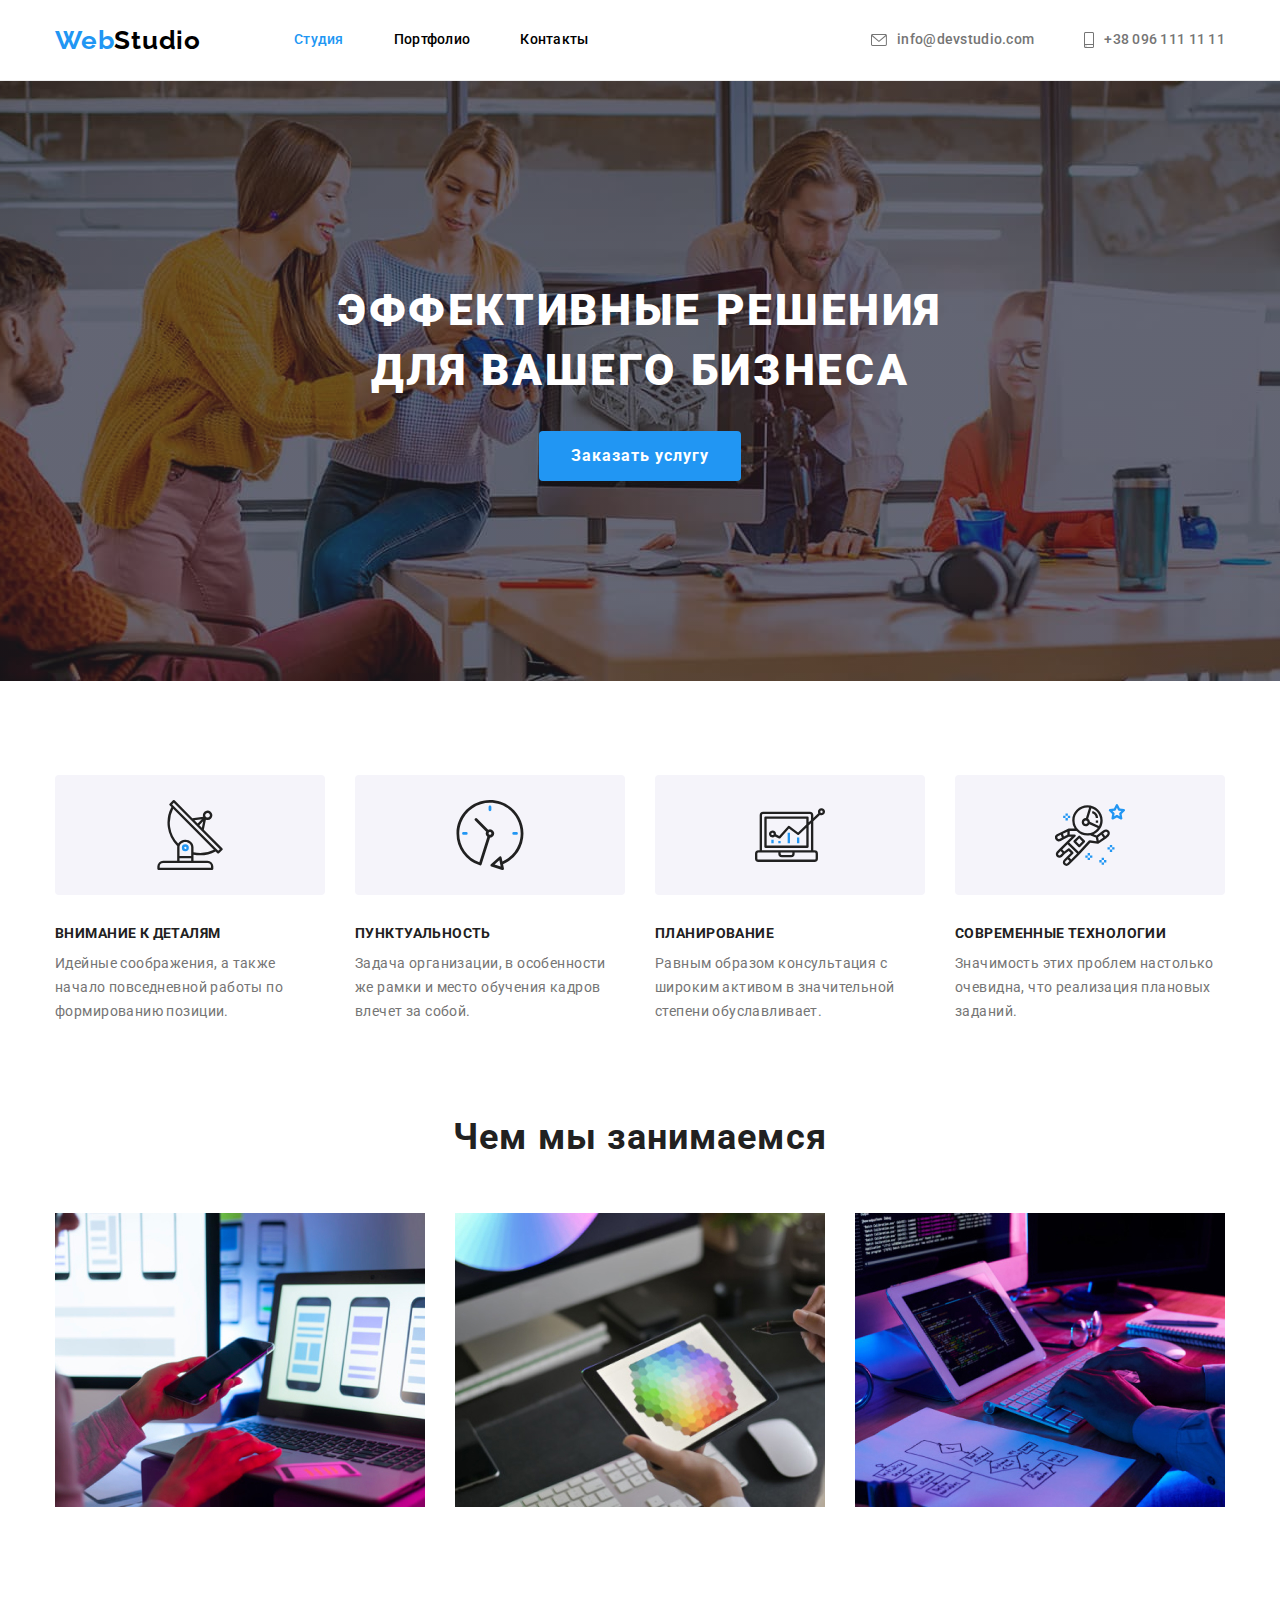
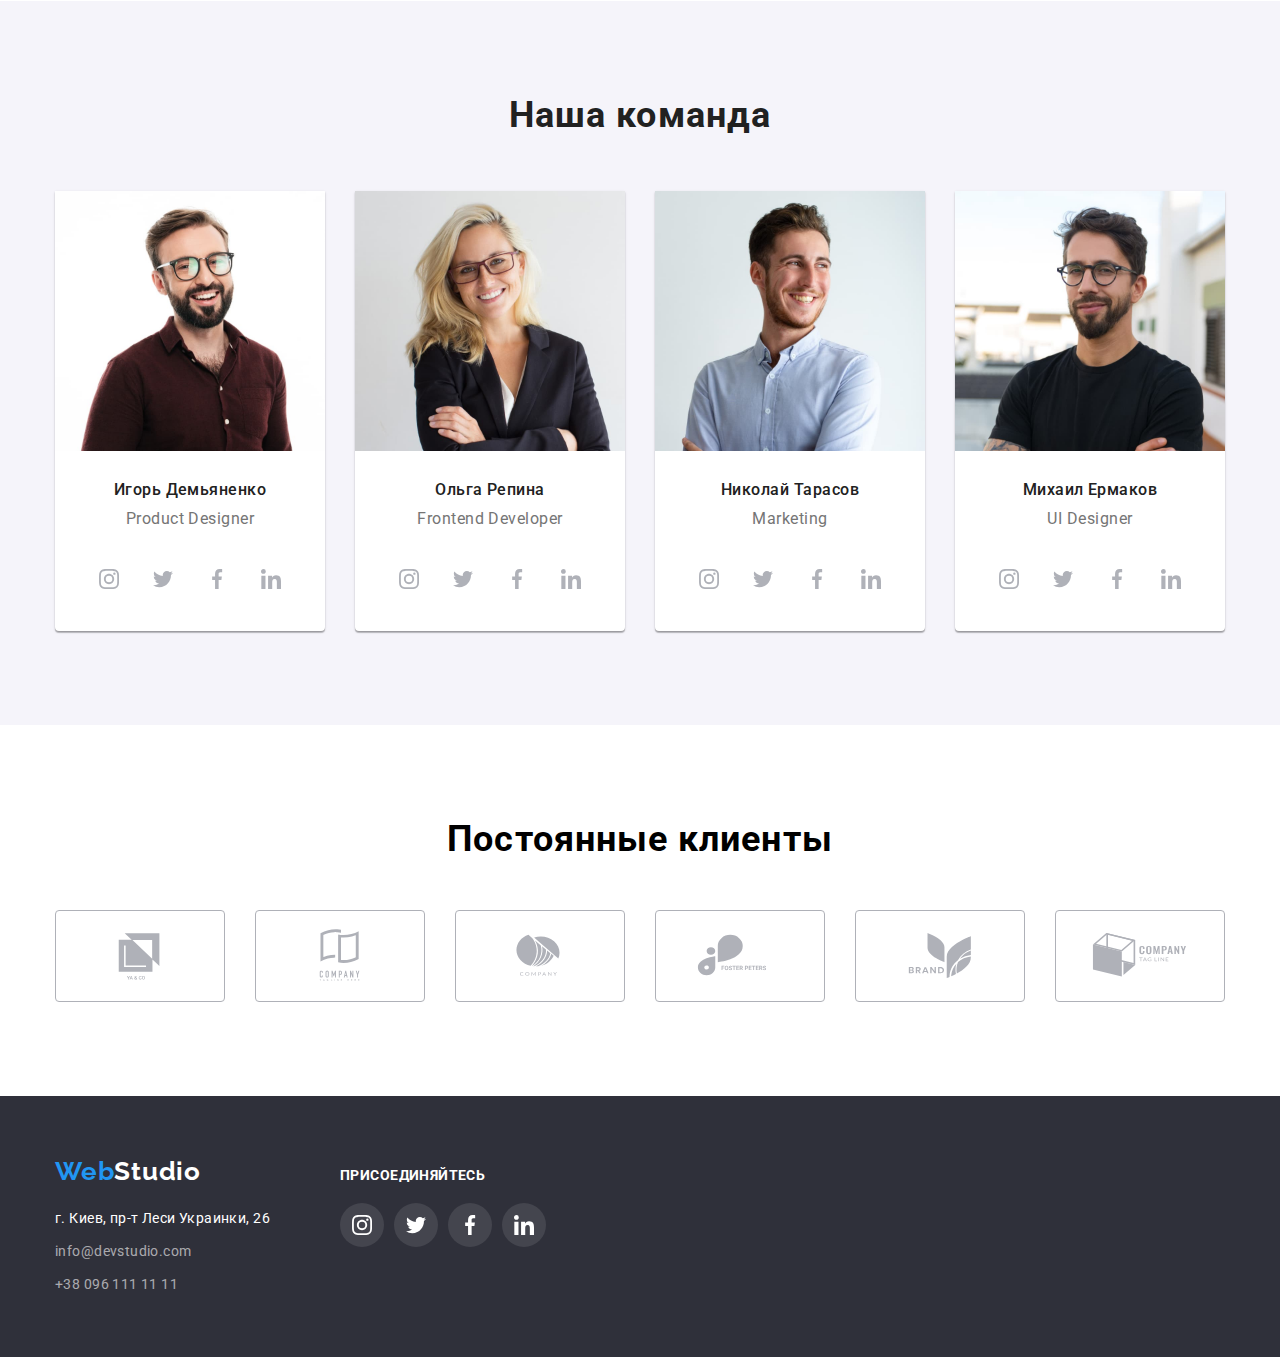
<file: index.html>
<!DOCTYPE html>
<html lang="ru">
<head>
    <meta charset="UTF-8">
    <meta http-equiv="X-UA-Compatible" content="IE=edge">
    <meta name="viewport" content="width=device-width, initial-scale=1.0">
    <title>Document</title>
    <link rel="preconnect" href="https://fonts.googleapis.com">
<link rel="preconnect" href="https://fonts.gstatic.com" crossorigin>
<link href="https://fonts.googleapis.com/css2?family=Raleway:wght@700&family=Roboto:wght@400;500;700;900&display=swap" rel="stylesheet">
 <link rel="stylesheet" href="https://cdnjs.cloudflare.com/ajax/libs/modern-normalize/1.1.0/modern-normalize.min.css">
 <link rel="stylesheet" href="./css/styles.css">
</head>
<body>
<header class="header"> 
    <nav class="container main-nav">
    <a class="logo link" href="">Web<span class="colorlogo">Studio</span></a>
    <ul class="site-nav list">
        <li class="item">
            <a href="./index.html" class="nav-list-link link current">Студия</a>
        </li>
        <li class="item">
            <a class="nav-list-link link " href="./portfolio.html">Портфолио</a>
        </li>
        <li class="item">
            <a class="nav-list-link link"  href="">Контакты</a>
        </li>
        
    </ul>
    <ul class="list contact-nav">
        <li class="item">
            <a class="contact-link link" href="mailto:info@devstudio.com">
            <svg class="icon-contact-nav" width="16px" height="12px">
                <use href="./images/symbol-defs.svg#icon-envelope">
            </use></svg>
        info@devstudio.com</a>
        </li>
        <li class="item">
            <a class="contact-link link" href="tel:+380961111111">
            <svg class="icon-contact-nav" width="10px" height="16px">
                <use href="./images/symbol-defs.svg#icon-smartphone">
            </use></svg>
            +38 096 111 11 11</a></li>
    </ul>
    </nav>
</header>
<main>
<section class="hero">
    <div class="main-hero">
    <h1 class="hero-title">Эффективные решения <br> для вашего бизнеса</h1>
    <button class="modal-btn" type="button">Заказать услугу</button>
    </div>
</section>
<section class="main-section">
    <div class="container">
    <ul class="list main-about">
        <li class="title">
            <div class="icon-about">
                <svg width="70px" height="70px">
                    <use href="./images/symbol-defs.svg#icon-antenna"></use></svg>
            </div>
            <h3 class="about-title">Внимание к деталям</h3>
            <p class="about-section"> Идейные соображения, а также начало повседневной работы по формированию позиции.</p>
        </li>
        <li class="title">
            <div class="icon-about">
                <svg width="70px" height="70px">
                    <use href="./images/symbol-defs.svg#icon-clock"></use></svg>
            </div>
            <h3 class="about-title">Пунктуальность</h3>
            <p class="about-section">Задача организации, в особенности же рамки и место обучения кадров влечет за собой.</p>
        </li>
         <li class="title">
            <div class="icon-about">
                <svg width="70px" height="70px">
                    <use href="./images/symbol-defs.svg#icon-diagram"></use></svg>
            </div>
             <h3 class="about-title">Планирование</h3>
            <p class="about-section">Равным образом консультация с широким активом в значительной степени обуславливает.</p>
        </li>
        <li class="title">
            <div class="icon-about">
                <svg width="70px" height="70px">
                    <use href="./images/symbol-defs.svg#icon-astronaut"></use>
                </svg>
            </div>
            <h3 class="about-title">Современные технологии</h3>
            <p class="about-section">Значимость этих проблем настолько очевидна, что реализация плановых заданий.</p>
        </li>
    </ul>
    </div>
</section>
<section class="section">
    <div class="about-work-main container">
        <h2 class="about-work">Чем мы занимаемся</h2>
        <ul class="main-about-work list">
            <li><img src="./images/about-img1.jpg" alt="телефон" width="370"> </li>
            <li><img src="./images/about-img2.jpg" alt="планшет" width="370"></li>
            <li><img src="./images/about-img3.jpg" alt="компьютер" width="370"></li>
        </ul>
</section>
<section class="section main-team">
    <div class="container">
    <h2 class="about-us">Наша команда</h2>
    <ul class="list-about-us list">
        <li class="cards">
            <img src="./images/igor.jpg" alt="Игорь Демьяненко" width="270">
            <div class="text-about-us">
            <h3 class="about-us-name"> Игорь Демьяненко</h3>
            <p class="about-us-job" lang="en"> Product Designer</p>
                <div class="">
                    <ul class="main-about-icons list links">
                    <li class="icon-links-about">
                    <a href="" class="icon-social-links"> 
                    <svg class="icon-lincs" width="20px" height="20px">
                        <use href="./images/symbol-defs.svg#icon-instagram"></use>
                    </svg>
                    </a>
                    </li>
                    <li class="icon-links-about">
                    <a href="" class="icon-social-links"> 
                    <svg class="icon-lincs" width="20px" height="20px">
                        <use href="./images/symbol-defs.svg#icon-twitter">
                        </use>
                    </svg>
                    </a>
                     </li>
                    <li class="icon-links-about">
                    <a href="" class="icon-social-links"> 
                    <svg class="icon-lincs" width="20px" height="20px">
                        <use href="./images/symbol-defs.svg#icon-facebook">
                        </use>
                    </svg>
                    </a>
                    </li>
                    <li class="icon-links-about">
                    <a href="" class="icon-social-links"> 
                    <svg class="icon-lincs" width="20px" height="20px">
                        <use href="./images/symbol-defs.svg#icon-linkedin">
                        </use>
                    </svg>
                     </a>
                    </li>
            </ul>
                </div>
            </div>
        </li>
        <li  class="cards">
        <img src="./images/olga.jpg" alt="Ольга Репина" width="270">
        <div class="text-about-us">
        <h3 class="about-us-name">Ольга Репина</h3>
        <p class="about-us-job" lang="en">Frontend Developer</p>
        <div class="">
            <ul class="main-about-icons list links">
            <li class="icon-links-about">
            <a href="" class="icon-social-links"> 
            <svg class="icon-lincs" width="20px" height="20px">
                <use href="./images/symbol-defs.svg#icon-instagram"></use>
            </svg>
            </a>
            </li>
            <li class="icon-links-about">
            <a href="" class="icon-social-links"> 
            <svg class="icon-lincs" width="20px" height="20px">
                <use href="./images/symbol-defs.svg#icon-twitter">
                </use>
            </svg>
            </a>
             </li>
            <li class="icon-links-about">
            <a href="" class="icon-social-links"> 
            <svg class="icon-lincs" width="20px" height="20px">
                <use href="./images/symbol-defs.svg#icon-facebook">
                </use>
            </svg>
            </a>
            </li>
            <li class="icon-links-about">
            <a href="" class="icon-social-links"> 
            <svg class="icon-lincs" width="20px" height="20px">
                <use href="./images/symbol-defs.svg#icon-linkedin">
                </use>
            </svg>
             </a>
            </li>
    </ul>
        </div>
    </div>
        </li>
        <li  class="cards">
            <img src="./images/nik.jpg" alt="Николай Тарасов" width="270">
        <div class="text-about-us">
        <h3 class="about-us-name">Николай Тарасов</h3>
        <p class="about-us-job" lang="en">Marketing</p>
        <div class="">
            <ul class="main-about-icons list links">
            <li class="icon-links-about">
            <a href="" class="icon-social-links"> 
            <svg class="icon-lincs" width="20px" height="20px">
                <use href="./images/symbol-defs.svg#icon-instagram"></use>
            </svg>
            </a>
            </li>
            <li class="icon-links-about">
            <a href="" class="icon-social-links"> 
            <svg class="icon-lincs" width="20px" height="20px">
                <use href="./images/symbol-defs.svg#icon-twitter">
                </use>
            </svg>
            </a>
             </li>
            <li class="icon-links-about">
            <a href="" class="icon-social-links"> 
            <svg class="icon-lincs" width="20px" height="20px">
                <use href="./images/symbol-defs.svg#icon-facebook">
                </use>
            </svg>
            </a>
            </li>
            <li class="icon-links-about">
            <a href="" class="icon-social-links"> 
            <svg class="icon-lincs" width="20px" height="20px">
                <use href="./images/symbol-defs.svg#icon-linkedin">
                </use>
            </svg>
             </a>
            </li>
    </ul>
        </div>
    </div>
        </li>
        <li  class="cards">
         <img src="./images/miha.jpg" alt="Михаил Ермаков" width="270">
         <div class="text-about-us">
         <h3 class="about-us-name">Михаил Ермаков</h3>
        <p class="about-us-job" lang="en">UI Designer</p>
        <div class="">
            <ul class="main-about-icons list links">
            <li class="icon-links-about">
            <a href="" class="icon-social-links"> 
            <svg class="icon-lincs" width="20px" height="20px">
                <use href="./images/symbol-defs.svg#icon-instagram"></use>
            </svg>
            </a>
            </li>
            <li class="icon-links-about">
            <a href="" class="icon-social-links"> 
            <svg class="icon-lincs" width="20px" height="20px">
                <use href="./images/symbol-defs.svg#icon-twitter">
                </use>
            </svg>
            </a>
             </li>
            <li class="icon-links-about">
            <a href="" class="icon-social-links"> 
            <svg class="icon-lincs" width="20px" height="20px">
                <use href="./images/symbol-defs.svg#icon-facebook">
                </use>
            </svg>
            </a>
            </li>
            <li class="icon-links-about">
            <a href="" class="icon-social-links"> 
            <svg class="icon-lincs" width="20px" height="20px">
                <use href="./images/symbol-defs.svg#icon-linkedin">
                </use>
            </svg>
             </a>
            </li>
    </ul>
        </div>
</div>
</section>
<section class="clients-section section">
    <div class="container">
        <h2 class="main-clients">Постоянные клиенты</h2>
        <ul class="icon-clients list">
            <li class="icon-clients-list">
                <a href="" class="icon-clients-links"> 
                    <svg class="icon-svg" width="106px" height="60px">
                        <use href="./images/symbol-defs.svg#icon-Logo1"></use>
                    </svg>
                </a>
            </li>
            <li class="icon-clients-list">
                <a href="" class="icon-clients-links"> 
                    <svg class="icon-svg" width="106px" height="60px">
                        <use href="./images/symbol-defs.svg#icon-Logo2"></use>
                    </svg>
                </a>
            </li>
            <li class="icon-clients-list">
                <a href="" class="icon-clients-links"> 
                    <svg class="icon-svg" width="106px" height="60px">
                        <use href="./images/symbol-defs.svg#icon-Logo3"></use>
                    </svg>
                </a>
            </li>
            <li class="icon-clients-list">
                <a href="" class="icon-clients-links"> 
                    <svg class="icon-svg" width="106px" height="60px">
                        <use href="./images/symbol-defs.svg#icon-Logo4"></use>
                    </svg>
                </a>
            </li>
            <li class="icon-clients-list">
                <a href="" class="icon-clients-links"> 
                    <svg class="icon-svg" width="106px" height="60px">
                        <use href="./images/symbol-defs.svg#icon-Logo5"></use>
                    </svg>
                </a>
            </li>
            <li class="icon-clients-list">
                <a href="" class="icon-clients-links"> 
                    <svg class="icon-svg" width="106px" height="60px">
                        <use href="./images/symbol-defs.svg#icon-Logo6"></use>
                    </svg>
                </a>
            </li>
        </ul>

    </div>
</section>
</main>
<footer class="footer">
<div class="container footer-flex">
<div class="footer-adress-links">
<a class="logo logo-footer link" href="">Web<span class="colorlogo-footer">Studio</span></a> 
<address>
    <ul class="list main-footer-links">
        <li><a class="contacts-adress-footer link contact-list-link" href="https://www.google.com/maps/place/%D0%B1%D1%83%D0%BB.+%D0%9B%D0%B5%D1%81%D0%B8+%D0%A3%D0%BA%D1%80%D0%B0%D0%B8%D0%BD%D0%BA%D0%B8,+26,+%D0%9A%D0%B8%D0%B5%D0%B2,+02000/@50.4265807,30.5361971,17z/data=!3m1!4b1!4m5!3m4!1s0x40d4cf0e033ecbe9:0x57a4dffefec77da0!8m2!3d50.4265807!4d30.5383858" target="_blank" rel="noreferrer noopener" >г. Киев, пр-т Леси Украинки, 26</a>
        <li><a class="contacts-footer link contact-list-link" href="mailto:info@devstudio.com" >info@devstudio.com</a></li>
        <li><a class="contacts-footer link contact-list-link" href="tel:+380961111111">+38 096 111 11 11</a></li>
    </ul>
</address>
</div>
<div class="footer-main-links">
    <p class="footer-text-links"> присоединяйтесь</p>
    <ul class="footer-links-icon link list">
            <li class="footer-icon">
            <a href="" class="footer-social-links"> 
            <svg class="footer-lincs" width="20px" height="20px">
                <use href="./images/symbol-defs.svg#icon-instagram"></use>
            </svg>
        </a>
    </li>
     <li class="footer-icon">
        <a href="" class="footer-social-links"> 
            <svg class="footer-lincs" width="20px" height="20px">
                <use href="./images/symbol-defs.svg#icon-twitter">
                </use>
            </svg>
        </a>
    </li>
    <li class="footer-icon">
        <a href="" class="footer-social-links"> 
            <svg class="footer-lincs" width="20px" height="20px">
                <use href="./images/symbol-defs.svg#icon-facebook">
                </use>
            </svg>
        </a>
    </li>
    <li class="footer-icon">
        <a href="" class="footer-social-links"> 
            <svg class="footer-lincs" width="20px" height="20px">
                <use href="./images/symbol-defs.svg#icon-linkedin">
                </use>
            </svg>
        </a>
    </li>
    </ul>
</div>
</div>
</footer>
</body>
</html>
</file>
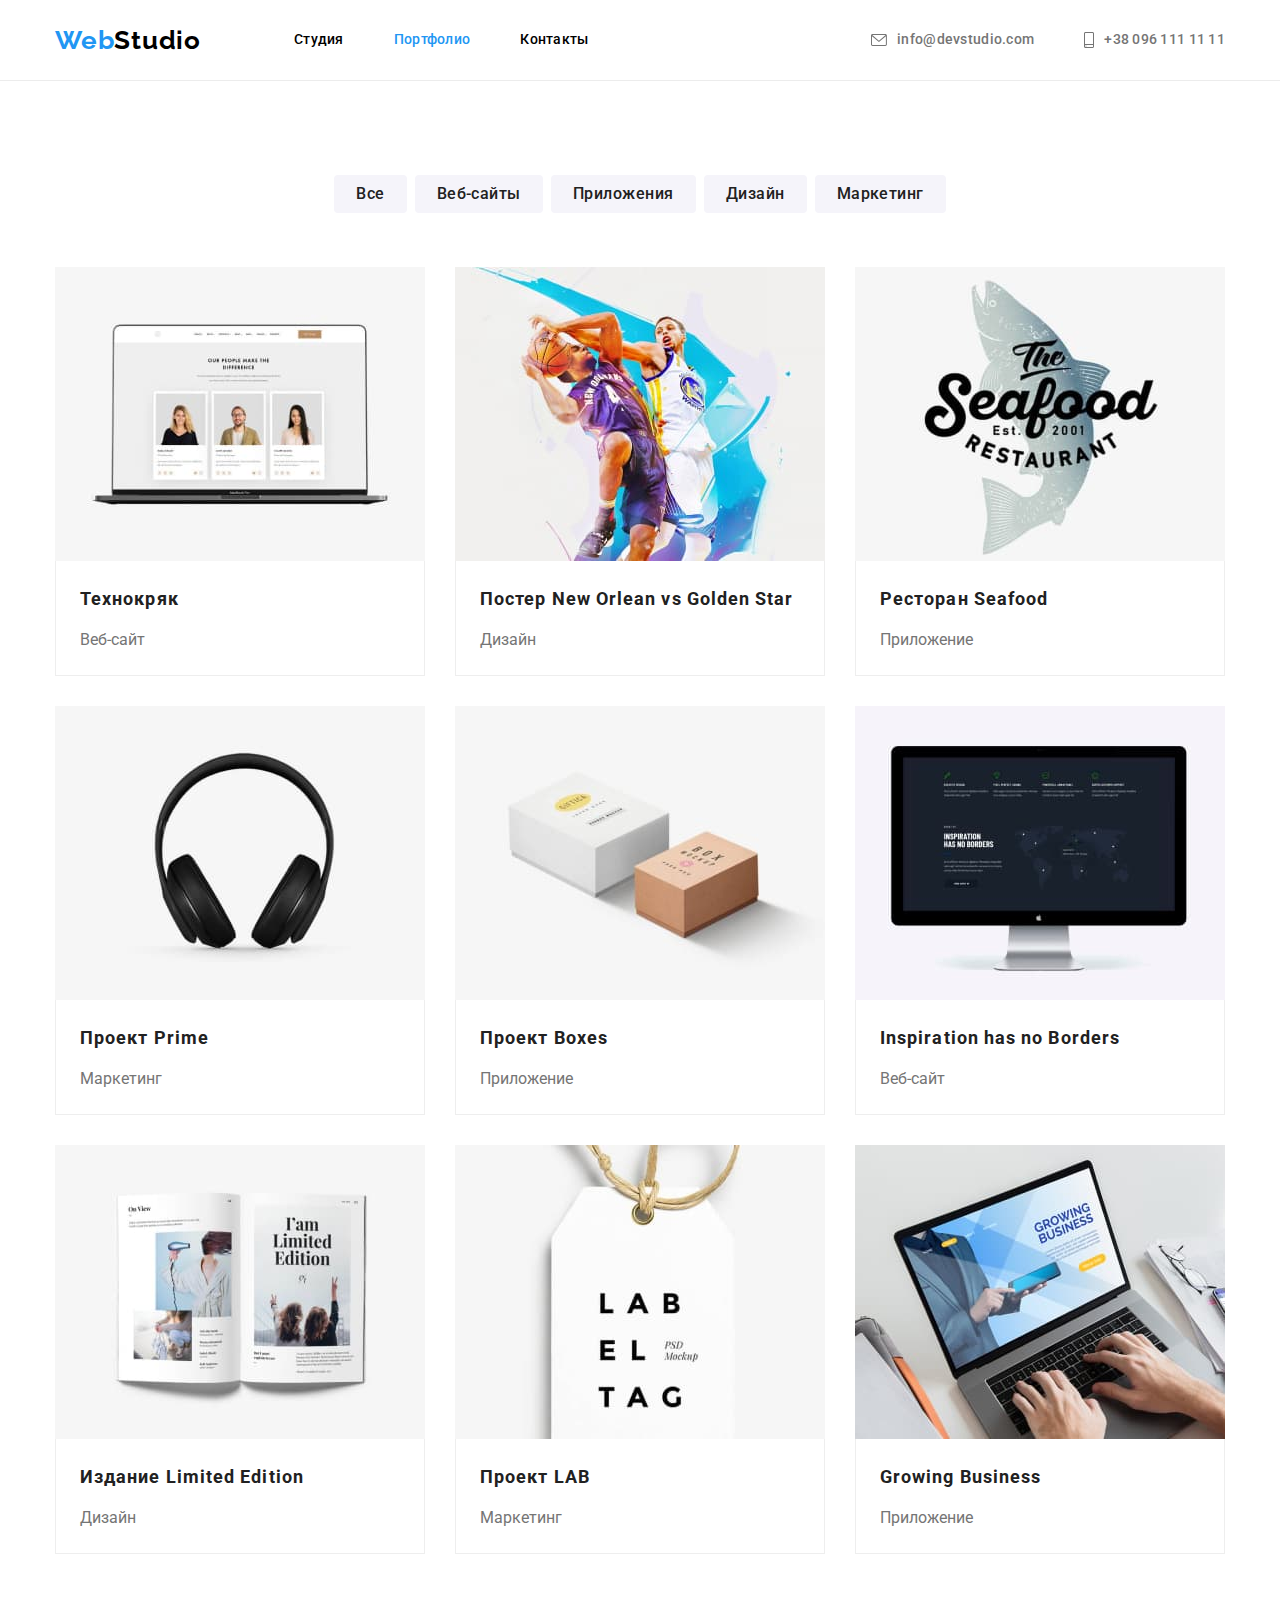
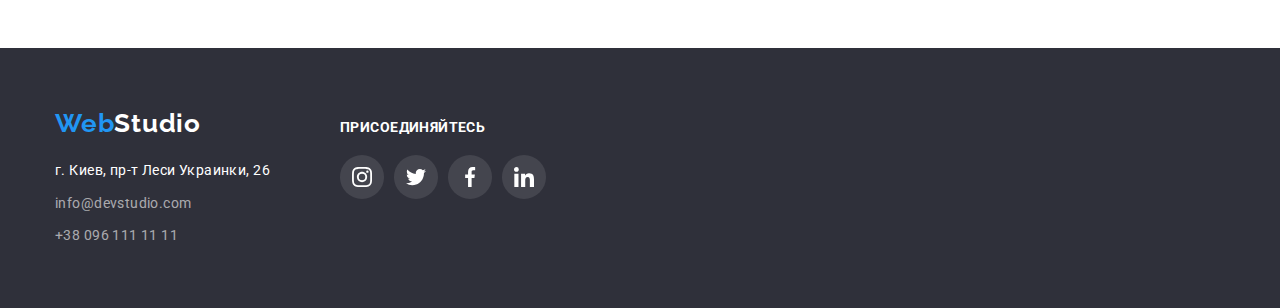
<file: portfolio.html>
<!DOCTYPE html>
<html lang="ru">
<head>
    <meta charset="UTF-8">
    <meta http-equiv="X-UA-Compatible" content="IE=edge">
    <meta name="viewport" content="width=device-width, initial-scale=1.0">
    <title>Document</title>
    <link rel="preconnect" href="https://fonts.googleapis.com">
<link rel="preconnect" href="https://fonts.gstatic.com" crossorigin>
<link href="https://fonts.googleapis.com/css2?family=Raleway:wght@700&family=Roboto:wght@400;500;700;900&display=swap" rel="stylesheet">
 <link rel="stylesheet" href="https://cdnjs.cloudflare.com/ajax/libs/modern-normalize/1.1.0/modern-normalize.min.css">
 <link rel="stylesheet" href="./css/styles.css">
</head>
<body>
    <header class="header"> 
        <nav class="container main-nav">
        <a class="logo link" href="">Web<span class="colorlogo">Studio</span></a>
        <ul class="site-nav list">
            <li class="item">
                <a href="./index.html" class="nav-list-link link ">Студия</a>
            </li>
            <li class="item">
                <a class="nav-list-link link current" href="./portfolio.html">Портфолио</a>
            </li>
            <li class="item">
                <a class="nav-list-link link"  href="">Контакты</a>
            </li>
            
        </ul>
        <ul class="list contact-nav">
            <li class="item">
                <a class="contact-link link" href="mailto:info@devstudio.com">
                <svg class="icon-contact-nav" width="16px" height="12px">
                    <use href="./images/symbol-defs.svg#icon-envelope">
                </use></svg>
            info@devstudio.com</a>
            </li>
            <li class="item">
                <a class="contact-link link" href="tel:+380961111111">
                <svg class="icon-contact-nav" width="10px" height="16px">
                    <use href="./images/symbol-defs.svg#icon-smartphone">
                </use></svg>
                +38 096 111 11 11</a></li>
        </ul>
    </header>
</div>
<main>
<section class="section">
<div class="container">
<ul class="list btn-portfolio-list">
   <li class="btn-list"><button class="btn-portfolio" type="button">Все</button></li>
   <li class="btn-list"><button class="btn-portfolio" type="button">Веб-сайты</button></li>
   <li class="btn-list"><button class="btn-portfolio" type="button">Приложения</button></li>
   <li class="btn-list"><button class="btn-portfolio" type="button">Дизайн</button></li>
   <li class="btn-list"><button class="btn-portfolio" type="button">Маркетинг</button></li> 
</ul>
<ul class="flex-container list">
    <li class="flex-element portfolio-item">
            <img src="./images/techno.jpg" alt="Технокряк" width="370">
           <div class="portfolio-content">
            <h3 class="portfolio-name">Технокряк</h3>
            <p class="portfolio-text">Веб-сайт</p>
            </div>
    </li>  
    <li class="flex-element portfolio-item">
            <img src="./images/poster.jpg" alt="Постер New Orlean vs Golden Star" width="370">
            <div class="portfolio-content">
            <h3 class="portfolio-name">Постер New Orlean vs Golden Star</h3>
            <p class="portfolio-text">Дизайн</p>
            </div>
    </li>
    <li class="flex-element portfolio-item">
            <img src="./images/seafood.jpg" alt="Ресторан Seafood" width="370">
            <div class="portfolio-content">
            <h3 class="portfolio-name">Ресторан Seafood</h3>
            <p class="portfolio-text">Приложение</p>
            </div>    
    </li>
    <li class="flex-element portfolio-item">
            <img src="./images/prime.jpg" alt="Проект Prime" width="370">
            <div class="portfolio-content">
            <h3 class="portfolio-name">Проект Prime</h3>
            <p class="portfolio-text">Маркетинг</p>   
            </div>
        </li>
    <li class="flex-element portfolio-item">
            <img src="./images/boxes.jpg" alt="Проект Boxes" width="370">
            <div class="portfolio-content">
            <h3 class="portfolio-name">Проект Boxes</h3>
            <p class="portfolio-text">Приложение</p>  
            </div>
        </li>
    <li class="flex-element portfolio-item"> 
            <img src="./images/inspiration.jpg" alt="Inspiration has no Borders" width="370">
            <div class="portfolio-content">
            <h3 class="portfolio-name">Inspiration has no Borders</h3>
            <p class="portfolio-text">Веб-сайт</p>  
            </div>
        </li>
    <li class="flex-element portfolio-item">
            <img src="./images/journal.jpg" alt="Издание Limited Edition" width="370">
            <div class="portfolio-content">
            <h3 class="portfolio-name">Издание Limited Edition</h3>
            <p class="portfolio-text">Дизайн</p>   
        </div>
        </li>
    <li class="flex-element portfolio-item">
            <img src="./images/lab.jpg" alt="Проект LAB" width="370">
            <div class="portfolio-content">
            <h3 class="portfolio-name">Проект LAB</h3>
            <p class="portfolio-text">Маркетинг</p>      
        </div>
        </li>
    <li class="flex-element portfolio-item">
            <img src="./images/business.jpg" alt="Growing Business" width="370">
            <div class="portfolio-content">
            <h3 class="portfolio-name">Growing Business</h3>
            <p class="portfolio-text">Приложение</p>
        </div>
        </li>
</ul>
</div>
</section>
</main>
<footer class="footer">
    <div class="container footer-flex">
    <div class="footer-adress-links">
    <a class="logo logo-footer link" href="">Web<span class="colorlogo-footer">Studio</span></a> 
    <address>
        <ul class="list main-footer-links">
            <li><a class="contacts-adress-footer link contact-list-link" href="https://www.google.com/maps/place/%D0%B1%D1%83%D0%BB.+%D0%9B%D0%B5%D1%81%D0%B8+%D0%A3%D0%BA%D1%80%D0%B0%D0%B8%D0%BD%D0%BA%D0%B8,+26,+%D0%9A%D0%B8%D0%B5%D0%B2,+02000/@50.4265807,30.5361971,17z/data=!3m1!4b1!4m5!3m4!1s0x40d4cf0e033ecbe9:0x57a4dffefec77da0!8m2!3d50.4265807!4d30.5383858" target="_blank" rel="noreferrer noopener" >г. Киев, пр-т Леси Украинки, 26</a>
            <li><a class="contacts-footer link contact-list-link" href="mailto:info@devstudio.com" >info@devstudio.com</a></li>
            <li><a class="contacts-footer link contact-list-link" href="tel:+380961111111">+38 096 111 11 11</a></li>
        </ul>
    </address>
    </div>
    <div class="footer-main-links">
        <p class="footer-text-links"> присоединяйтесь</p>
        <ul class="footer-links-icon link list">
                <li class="footer-icon">
                <a href="" class="footer-social-links"> 
                <svg class="footer-lincs" width="20px" height="20px">
                    <use href="./images/symbol-defs.svg#icon-instagram"></use>
                </svg>
            </a>
        </li>
         <li class="footer-icon">
            <a href="" class="footer-social-links"> 
                <svg class="footer-lincs" width="20px" height="20px">
                    <use href="./images/symbol-defs.svg#icon-twitter">
                    </use>
                </svg>
            </a>
        </li>
        <li class="footer-icon">
            <a href="" class="footer-social-links"> 
                <svg class="footer-lincs" width="20px" height="20px">
                    <use href="./images/symbol-defs.svg#icon-facebook">
                    </use>
                </svg>
            </a>
        </li>
        <li class="footer-icon">
            <a href="" class="footer-social-links"> 
                <svg class="footer-lincs" width="20px" height="20px">
                    <use href="./images/symbol-defs.svg#icon-linkedin">
                    </use>
                </svg>
            </a>
        </li>
        </ul>
    </div>
    </div>
    </footer>
</body>
</file>
<file: css/styles.css>
:root {
    --primary-font-family: 'Roboto', sans-serif;
    --secondary-font-family: 'Raleway', sans-serif;
    --primary-text-color: black;
    --secondary-text-color: #757575;
    --primary-text-btn-color: #FFFFFF;
    --accent-color: #2196F3;}
body{
    font-family: 'Roboto', sans-serif;
    }
h1,h2,h3,p,ul{
    margin: 0;
    padding: 0;
}
.list{
    list-style: none;
}
.link{
    text-decoration: none;}
img{
    display: block;
    max-width: 100%;
    height: auto;
}
    
.header{
    border-bottom: 1px solid #ECECEC;;
}

.container{
    width: 1200px;
    padding:0 15px;
    margin: 0 auto;

}
.main-nav{
    display: flex;
    align-items: center;
}
.site-nav{
    display: flex;
}

.site-nav .item+.item{
    margin-left: 50px;
}

.logo{
    margin-right: 93px;
    font-family: Raleway;
    font-weight: bold;
    font-size: 26px;
    line-height: 31px;
    letter-spacing: 0.03em;
    color: var(--accent-color);
}
.colorlogo{
    font-family: Raleway;
    font-style: normal;
    font-weight: bold;
    font-size: 26px;
    line-height: 31px;
    letter-spacing: 0.03em;
    color: var(--primary-text-color);
}


.nav-list-link{
    padding-top:32px;
    padding-bottom: 32px;
    display: block;

    font-weight: 500;
    font-size: 14px;
    line-height: 1.14;
    letter-spacing: 0.02em;
    color: black;
}
.nav-list-link:hover,
.nav-list-link:focus{ 
    color: var(--accent-color);
}
.current {
    color: var(--accent-color);
}
.contact-nav{
    display: flex;
    margin-left: auto;  
}
.contact-link{
    display: flex;
    justify-content: center;
    align-items: center;
    padding: 32px 0;
   

    font-weight: 500;
    font-size: 14px;
    line-height: 1.14;
    letter-spacing: 0.02em;
    color:var(--secondary-text-color);
}
.contact-link:hover,
.contact-link:focus{
    color:var(--accent-color);
}

.icon-contact-nav{
    fill: currentColor;
    margin-right: 10px;
}
.contact-nav .item+.item{
    margin-left: 50px;
}
.section{
    padding-top: 94px;   
    padding-bottom: 94px; 
}

.hero{
    max-width: 1600px;
    height: 600px;
    margin-left: auto;
    margin-right: auto;
    background-color: #C4C4C4;
    background-image:linear-gradient(
    to right, 
    rgba(47, 48, 58, 0.4),
    rgba(47, 48, 58, 0.4)
    ),
    url(../images/background-img.jpg);
    background-position: center;
    background-size: cover;
    background-repeat: no-repeat;
    padding: 200px 0;
}
.main-hero{
    text-align: center;
}
.hero-title{
    margin-bottom: 30px;
    font-style: normal;
    font-weight: 900;
    font-size: 44px;
    line-height: 1.36;
    letter-spacing: 0.06em;
    text-transform: uppercase;
    color: var(--primary-text-btn-color);
}

.modal-btn{
    font-weight: bold;
    font-size: 16px;
    line-height: 1.87;
    letter-spacing: 0.06em;
    color: var(--primary-text-btn-color);
    cursor: pointer;
    padding: 10px 32px;
    border-radius: 4px;
    border-width: 0;
    background-color: var(--accent-color);
}
.modal-btn:hover,
.modal-btn:focus{
    color: #188CE8;}
.main-section{
    padding-top: 94px;
}

.main-about{
    display: flex;
    align-items: center;
}
.title{ 
    width: 270px;
}
.icon-about{
    display: flex;
    align-items: center;
    justify-content: center;
    width: 270px;
    height: 120px;
    background: #F5F4FA;
    border-radius: 4px;
    margin-bottom: 30px;
}

.main-about .title+ .title{
    margin-left: 30px;
}

.about-title{
    margin-bottom: 10px;
    font-weight: bold;
    font-size: 14px;
    line-height: 1.19;
    letter-spacing: 0.03em;
    text-transform: uppercase;
    color: #212121;
}
.about-section{
    font-size: 14px;
    line-height: 1.71;
    letter-spacing: 0.03em;
    color: var(--secondary-text-color);
}
.about-work-main{
    padding-top: 0;
}
.about-work{
    margin-bottom: 54px;
    text-align: center;
    font-weight: bold;
    font-size: 36px;
    line-height: 1.16;
    letter-spacing: 0.03em;
    color: #212121;
}
.main-about-work{
    display: flex;
}
.main-about-work li:not(:last-child){
    margin-right: 30px;
}

.main-team{
    background-color:#F5F4FA;
    margin-left: auto;
    margin-right: auto;
}
.cards{
    background: #FFFFFF;
    width: 270px;
    box-shadow: 0px 1px 3px rgba(0, 0, 0, 0.12), 0px 1px 1px rgba(0, 0, 0, 0.14), 0px 2px 1px rgba(0, 0, 0, 0.2);
    border-radius: 0px 0px 4px 4px;
}
.about-us{
    margin-bottom: 54px;
    text-align: center;
    font-weight: bold;
    font-size: 36px;
    line-height: 1.16;
    letter-spacing: 0.03em;
    color: #212121;
    background-color:#F5F4FA;
}

.list-about-us{
    display: flex;
   
}
.list-about-us .cards+.cards{
    margin-left: 30px;
}
.text-about-us{
    padding: 30px 0;

}
.about-us-name{
    font-weight: 500;
    font-size: 16px;
    line-height: 1.18;
    text-align: center;
    margin-bottom: 10px;
    letter-spacing: 0.03em;
    color: #212121;
}
.about-us-job{
    font-weight: normal;
    margin-bottom: 28px;
    font-size: 16px;
    line-height: 1.18;
    text-align: center;
    letter-spacing: 0.03em;
    color: var(--secondary-text-color);
}


.icon-lincs{
    fill: currentColor;
}
.main-about-icons{
    display: flex;  
     align-items: center;
    justify-content: center;  
}
.icon-social-links{
    display: flex;
    align-items: center;
    justify-content: center;  
    width: 44px;
    height: 44px; 
    color: #AFB1B8;
}
.icon-links-about:not(:last-child){
    margin-right: 10px;
}
.icon-social-links:hover,
.icon-social-links:focus{
    color: white;
    background-color: var(--accent-color);
    border-radius: 50%;
}

.main-clients{
    font-family: Roboto;
    font-weight: bold;
    font-size: 36px;
    line-height: 1,16;
    text-align: center;
    letter-spacing: 0.03em;
    margin-bottom: 50px;
    
    color: #000000;
}
.icon-clients{
    display: flex;
    align-items: center;
}
.icon-clients-links{
    width: 100%;
    height: 100%;
    display: flex;
    align-items: center;
    justify-content: center;
    color:  #AFB1B8;
    border: 1px solid #AFB1B8;
    border-radius: 4px; 
}

.icon-clients-list{
    width: calc((100% - 150px) /6);
    height: 92px; 
}
.icon-svg{
    fill: currentColor
}

.icon-clients-links:hover,
.icon-clients-links:focus{
    border: 1px solid #2196F3;
    color: #2196F3;
}
.icon-clients-list:not(:last-child){
margin-right: 30px;
}
.footer{
    background-color:#2F303A;
    padding-top: 60px;
    padding-bottom: 60px; 
}
.footer-flex{
    display: flex;
    align-items: baseline;
}
.logo-footer {
    margin-right: 0;
    margin-bottom: 20px;
    display: block;
}

.colorlogo-footer{
    font-style: normal;
    color:var(--primary-text-btn-color); 
}
.main-footer-links{
    padding-left: 0;
    display: block; 
}
.main-footer-links li:not(:last-child){
    margin-bottom: 9px;}

.footer-adress-links{
    margin-right: 70px;
}
.footer-main-links{

}
.contacts-footer{
    font-style: normal;
    font-weight: normal;
    font-size: 14px;
    line-height: 1.71;
    letter-spacing: 0.03em;
    color: rgba(255, 255, 255, 0.6);
}
.contacts-adress-footer{
    font-style: normal;
    font-weight: normal;
    font-size: 14px;
    line-height: 1.71;
    letter-spacing: 0.03em;
    color: white;
}
.contact-list-link:hover,
.contact-list-link:focus{
    color:var(--accent-color);
}

.footer-text-links{
    display: block;
    font-family: Roboto;
    font-weight: bold;
   margin-bottom: 20px;
    font-size: 14px;
    line-height: 16px;
    letter-spacing: 0.03em;
    text-transform: uppercase;
    
    color: #FFFFFF;
}

.footer-links-icon{
    display: flex;
}
.footer-icon:not(:last-child){
    margin-right: 10px;
}
.footer-social-links{
    display: flex;
    align-items: center;
    justify-content: center;  
    width: 44px;
    height: 44px;
    background: rgba(255, 255, 255, 0.1);
    border-radius: 50%;

}
.footer-lincs{
    fill: white;
}
.footer-social-links:hover,
.footer-social-links:focus{
    background-color:var(--accent-color);
}
.btn-portfolio-list{
    display: flex;
    justify-content: center;
    margin: 0 auto;
    margin-bottom: 54px;
    padding: 0;
}
.btn-portfolio-list .btn-list+.btn-list{
    margin-left: 8px;
}
.btn-portfolio{
    font-style: normal;
    font-weight: 500;
    font-size: 16px;
    line-height: 1.62;
    letter-spacing: 0.03em;
    color: #212121;
    text-align: center;
    white-space: nowrap;
    border: 0px;
    cursor: pointer;
    padding: 6px 22px;
    background: #F5F4FA;
    border-radius: 4px;
}
.btn-portfolio:hover,
.btn-portfolio:focus {
    background-color: var(--accent-color);
    color:var(--primary-text-btn-color);
    box-shadow: 0px 3px 1px rgba(0, 0, 0, 0.1), 0px 1px 2px rgba(0, 0, 0, 0.08), 0px 2px 2px rgba(0, 0, 0, 0.12);
}
.flex-container{
    padding:0;
    margin: 0 auto;
    display: flex;
    flex-wrap: wrap;
}

.flex-element{
    display: block;
    width: calc(( 100% - 60px) /3 );
    margin-right: 30px;
    margin-top: 30px;
    background: #FFFFFF;
}
.portfolio-content{
    border: 1px solid #EEEEEE;
    border-top: none;
    padding: 20px 24px;
}
.flex-element:nth-child(3n){
    margin-right: 0;
}
.flex-element:nth-child(-n+3){
    margin-top: 0;
}
.portfolio-item{
    white-space: nowrap;
}
.portfolio-name{
    margin-bottom: 8px;
    font-weight: bold;
    font-size: 18px;
    line-height: 2;
    letter-spacing: 0.06em;  
    color: #212121;
}

.portfolio-text{
    font-weight: normal;
    font-size: 16px;
    line-height: 1.87;
    color:var(--secondary-text-color);
}
.portfolio-item:hover,
.portfolio-item:focus{
    box-shadow: 0px 1px 1px rgba(0, 0, 0, 0.12), 0px 4px 4px rgba(0, 0, 0, 0.06), 1px 4px 6px rgba(0, 0, 0, 0.16);
    cursor: pointer;
}
</file>
